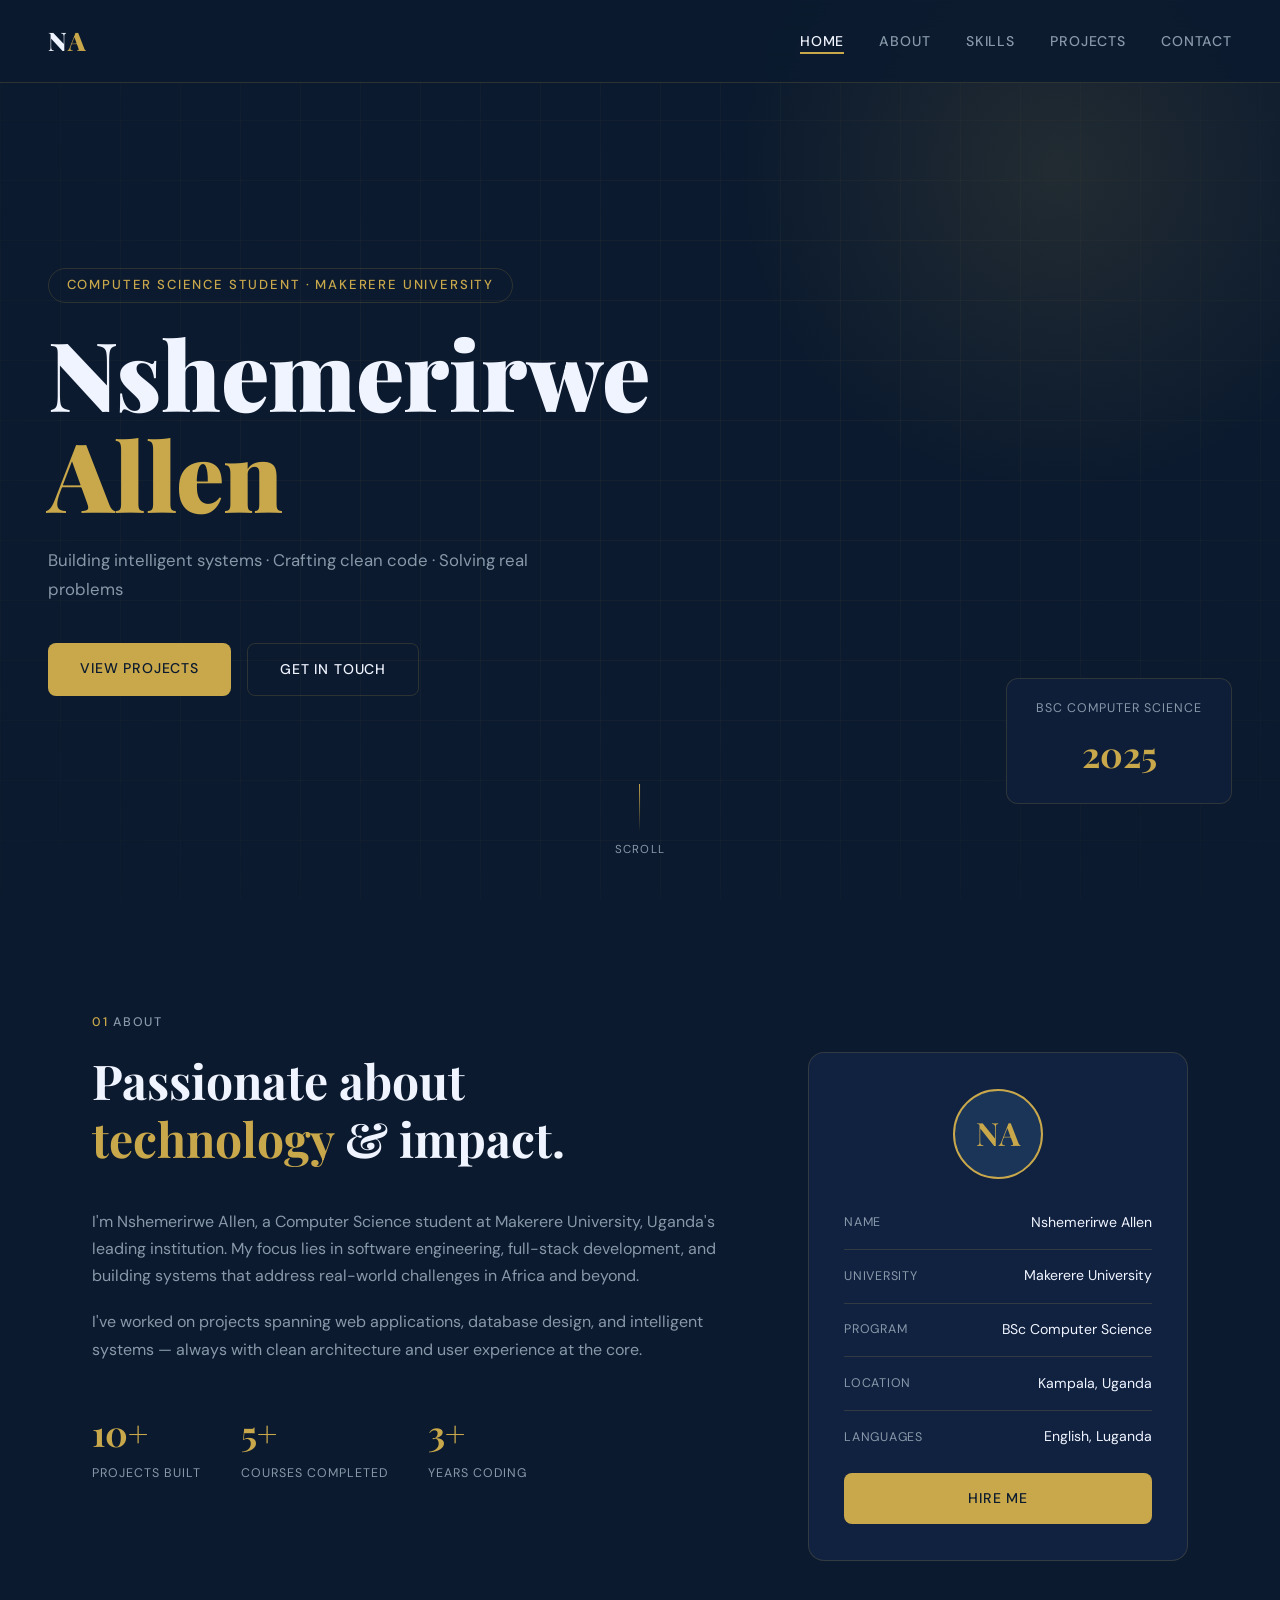
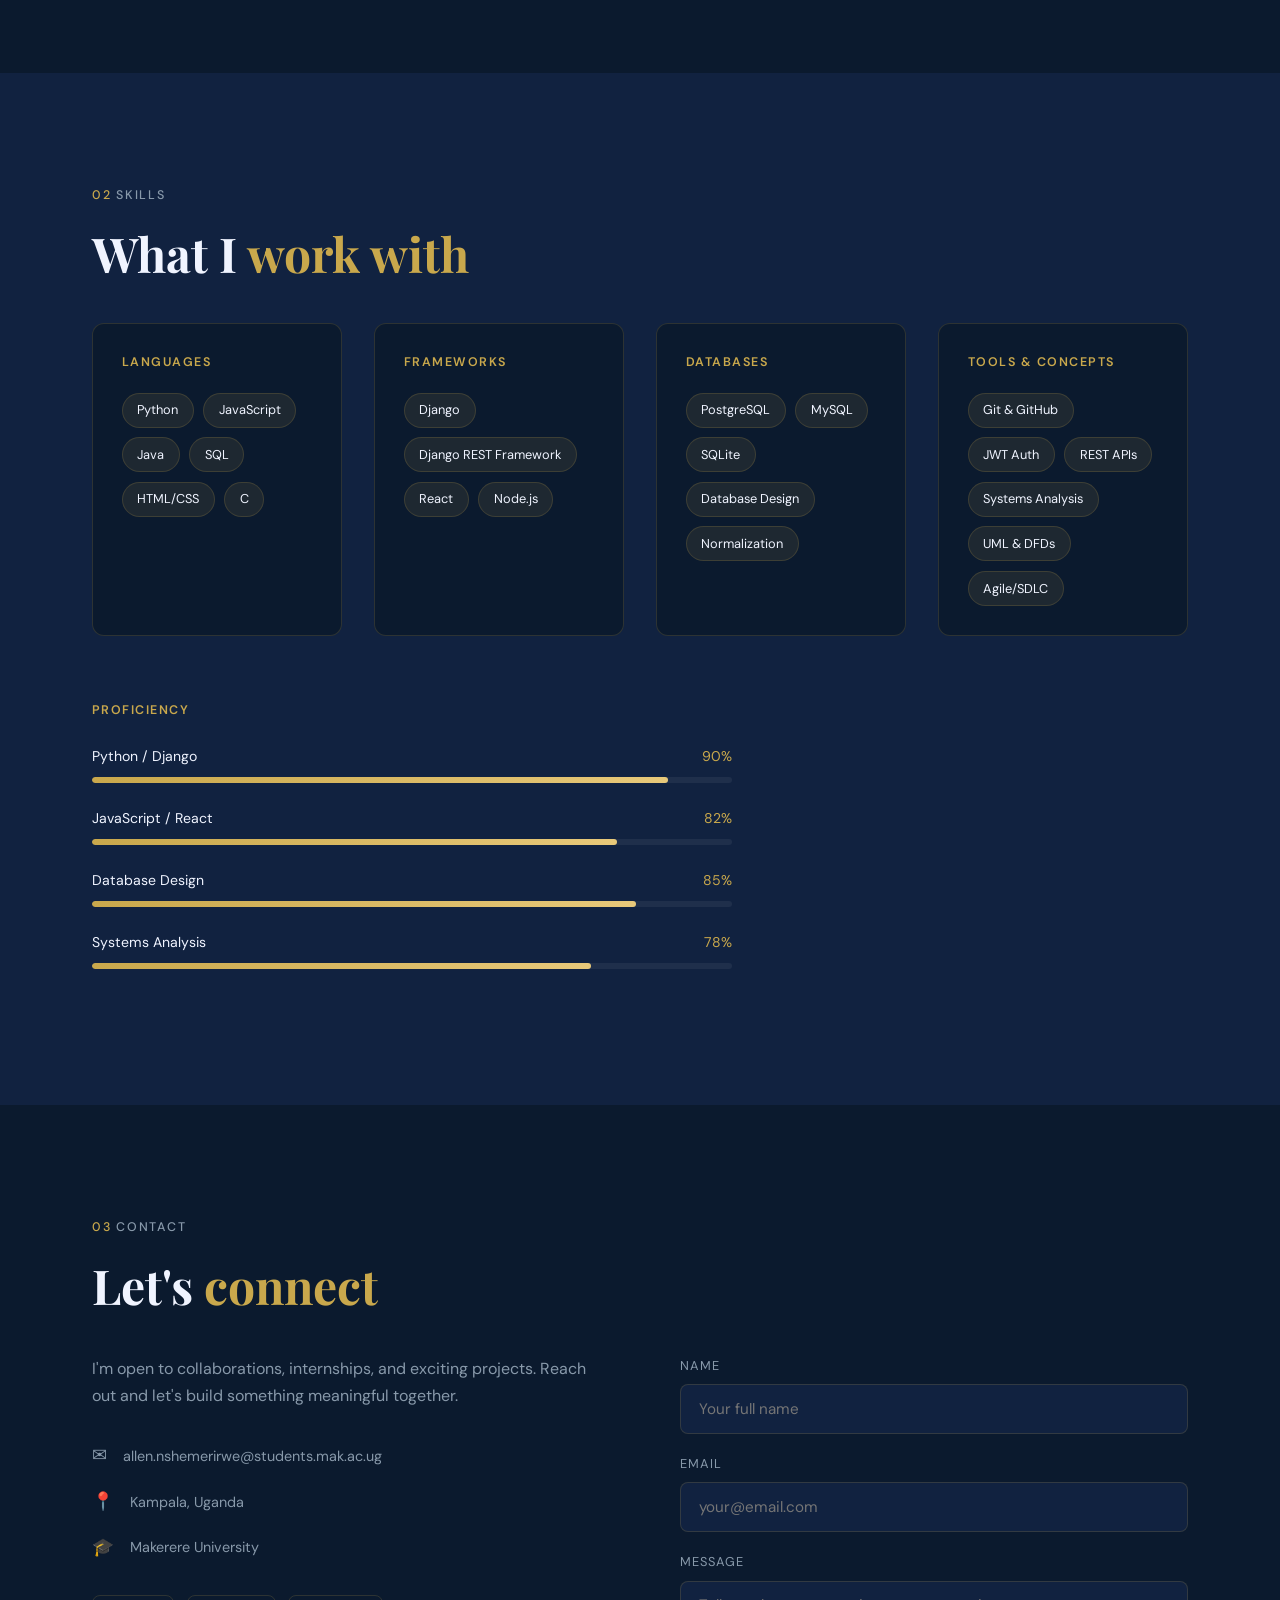
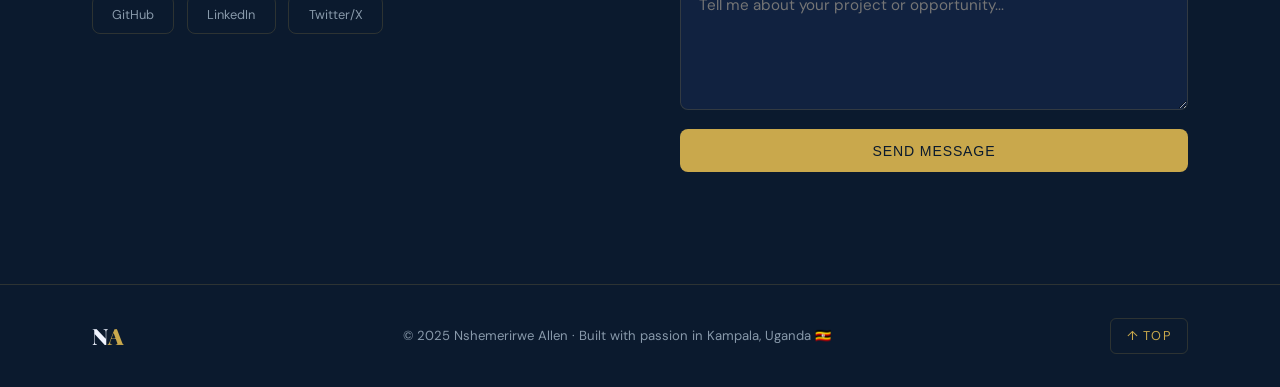
<file: index.html>
<!DOCTYPE html>
<html lang="en">
<head>
  <meta charset="UTF-8" />
  <meta name="viewport" content="width=device-width, initial-scale=1.0" />
  <title>Nshemerirwe Allen | Portfolio</title>
  <link rel="stylesheet" href="style.css" />
  <link href="https://fonts.googleapis.com/css2?family=Playfair+Display:wght@400;700;900&family=DM+Sans:wght@300;400;500&display=swap" rel="stylesheet" />
</head>
<body>

  <!-- NAV -->
  <nav class="navbar" id="navbar">
    <div class="nav-logo">N<span class="gold">A</span></div>
    <ul class="nav-links" id="navLinks">
      <li><a href="#home" class="nav-link active">Home</a></li>
      <li><a href="#about" class="nav-link">About</a></li>
      <li><a href="#skills" class="nav-link">Skills</a></li>
      <li><a href="projects.html" class="nav-link">Projects</a></li>
      <li><a href="#contact" class="nav-link">Contact</a></li>
    </ul>
    <button class="hamburger" id="hamburger" aria-label="Toggle menu">
      <span></span><span></span><span></span>
    </button>
  </nav>

  <!-- HERO -->
  <section class="hero" id="home">
    <div class="hero-bg-grid"></div>
    <div class="hero-content">
      <p class="hero-tag animate-up">Computer Science Student · Makerere University</p>
      <h1 class="hero-name animate-up delay-1">Nshemerirwe<br/><span class="gold">Allen</span></h1>
      <p class="hero-sub animate-up delay-2">Building intelligent systems · Crafting clean code · Solving real problems</p>
      <div class="hero-cta animate-up delay-3">
        <a href="projects.html" class="btn btn-primary">View Projects</a>
        <a href="#contact" class="btn btn-outline">Get In Touch</a>
      </div>
    </div>
    <div class="hero-badge animate-up delay-4">
      <span class="badge-text">BSc Computer Science</span>
      <span class="badge-year">2025</span>
    </div>
    <div class="scroll-indicator">
      <div class="scroll-line"></div>
      <span>Scroll</span>
    </div>
  </section>

  <!-- ABOUT -->
  <section class="section" id="about">
    <div class="container">
      <div class="section-label"><span class="gold">01</span> About</div>
      <div class="about-grid">
        <div class="about-text">
          <h2 class="section-title">Passionate about<br/><span class="gold">technology</span> &amp; impact.</h2>
          <p>I'm Nshemerirwe Allen, a Computer Science student at Makerere University, Uganda's leading institution. My focus lies in software engineering, full-stack development, and building systems that address real-world challenges in Africa and beyond.</p>
          <p>I've worked on projects spanning web applications, database design, and intelligent systems — always with clean architecture and user experience at the core.</p>
          <div class="about-stats">
            <div class="stat">
              <span class="stat-num gold">10+</span>
              <span class="stat-label">Projects Built</span>
            </div>
            <div class="stat">
              <span class="stat-num gold">5+</span>
              <span class="stat-label">Courses Completed</span>
            </div>
            <div class="stat">
              <span class="stat-num gold">3+</span>
              <span class="stat-label">Years Coding</span>
            </div>
          </div>
        </div>
        <div class="about-card">
          <div class="card-inner">
            <div class="avatar-ring">
              <div class="avatar-initials">NA</div>
            </div>
            <ul class="about-details">
              <li><span class="detail-label">Name</span><span>Nshemerirwe Allen</span></li>
              <li><span class="detail-label">University</span><span>Makerere University</span></li>
              <li><span class="detail-label">Program</span><span>BSc Computer Science</span></li>
              <li><span class="detail-label">Location</span><span>Kampala, Uganda</span></li>
              <li><span class="detail-label">Languages</span><span>English, Luganda</span></li>
            </ul>
            <a href="#contact" class="btn btn-primary" style="width:100%;text-align:center;margin-top:1.5rem;">Hire Me</a>
          </div>
        </div>
      </div>
    </div>
  </section>

  <!-- SKILLS -->
  <section class="section section-dark" id="skills">
    <div class="container">
      <div class="section-label"><span class="gold">02</span> Skills</div>
      <h2 class="section-title">What I <span class="gold">work with</span></h2>
      <div class="skills-grid">

        <div class="skill-category">
          <h3 class="skill-cat-title">Languages</h3>
          <div class="skill-tags">
            <span class="tag">Python</span>
            <span class="tag">JavaScript</span>
            <span class="tag">Java</span>
            <span class="tag">SQL</span>
            <span class="tag">HTML/CSS</span>
            <span class="tag">C</span>
          </div>
        </div>

        <div class="skill-category">
          <h3 class="skill-cat-title">Frameworks</h3>
          <div class="skill-tags">
            <span class="tag">Django</span>
            <span class="tag">Django REST Framework</span>
            <span class="tag">React</span>
            <span class="tag">Node.js</span>
          </div>
        </div>

        <div class="skill-category">
          <h3 class="skill-cat-title">Databases</h3>
          <div class="skill-tags">
            <span class="tag">PostgreSQL</span>
            <span class="tag">MySQL</span>
            <span class="tag">SQLite</span>
            <span class="tag">Database Design</span>
            <span class="tag">Normalization</span>
          </div>
        </div>

        <div class="skill-category">
          <h3 class="skill-cat-title">Tools &amp; Concepts</h3>
          <div class="skill-tags">
            <span class="tag">Git &amp; GitHub</span>
            <span class="tag">JWT Auth</span>
            <span class="tag">REST APIs</span>
            <span class="tag">Systems Analysis</span>
            <span class="tag">UML &amp; DFDs</span>
            <span class="tag">Agile/SDLC</span>
          </div>
        </div>

      </div>

      <div class="proficiency-bars">
        <h3 class="skill-cat-title" style="margin-bottom:1.5rem;">Proficiency</h3>
        <div class="bar-item">
          <div class="bar-label"><span>Python / Django</span><span class="gold">90%</span></div>
          <div class="bar-track"><div class="bar-fill" data-width="90"></div></div>
        </div>
        <div class="bar-item">
          <div class="bar-label"><span>JavaScript / React</span><span class="gold">82%</span></div>
          <div class="bar-track"><div class="bar-fill" data-width="82"></div></div>
        </div>
        <div class="bar-item">
          <div class="bar-label"><span>Database Design</span><span class="gold">85%</span></div>
          <div class="bar-track"><div class="bar-fill" data-width="85"></div></div>
        </div>
        <div class="bar-item">
          <div class="bar-label"><span>Systems Analysis</span><span class="gold">78%</span></div>
          <div class="bar-track"><div class="bar-fill" data-width="78"></div></div>
        </div>
      </div>
    </div>
  </section>

  <!-- CONTACT -->
  <section class="section" id="contact">
    <div class="container">
      <div class="section-label"><span class="gold">03</span> Contact</div>
      <h2 class="section-title">Let's <span class="gold">connect</span></h2>
      <div class="contact-grid">
        <div class="contact-info">
          <p>I'm open to collaborations, internships, and exciting projects. Reach out and let's build something meaningful together.</p>
          <div class="contact-items">
            <div class="contact-item">
              <span class="contact-icon">✉</span>
              <span>allen.nshemerirwe@students.mak.ac.ug</span>
            </div>
            <div class="contact-item">
              <span class="contact-icon">📍</span>
              <span>Kampala, Uganda</span>
            </div>
            <div class="contact-item">
              <span class="contact-icon">🎓</span>
              <span>Makerere University</span>
            </div>
          </div>
          <div class="social-links">
            <a href="#" class="social-btn">GitHub</a>
            <a href="#" class="social-btn">LinkedIn</a>
            <a href="#" class="social-btn">Twitter/X</a>
          </div>
        </div>
        <form class="contact-form" onsubmit="handleSubmit(event)">
          <div class="form-group">
            <label>Name</label>
            <input type="text" placeholder="Your full name" required />
          </div>
          <div class="form-group">
            <label>Email</label>
            <input type="email" placeholder="your@email.com" required />
          </div>
          <div class="form-group">
            <label>Message</label>
            <textarea rows="5" placeholder="Tell me about your project or opportunity..." required></textarea>
          </div>
          <button type="submit" class="btn btn-primary" style="width:100%">Send Message</button>
          <p class="form-success" id="formSuccess">✓ Message sent! I'll get back to you soon.</p>
        </form>
      </div>
    </div>
  </section>

  <!-- FOOTER -->
  <footer class="footer">
    <div class="container footer-inner">
      <span class="footer-logo">N<span class="gold">A</span></span>
      <p>© 2025 Nshemerirwe Allen · Built with passion in Kampala, Uganda 🇺🇬</p>
      <a href="#home" class="back-top">↑ Top</a>
    </div>
  </footer>

  <script src="script.js"></script>
</body>
</html>
</file>
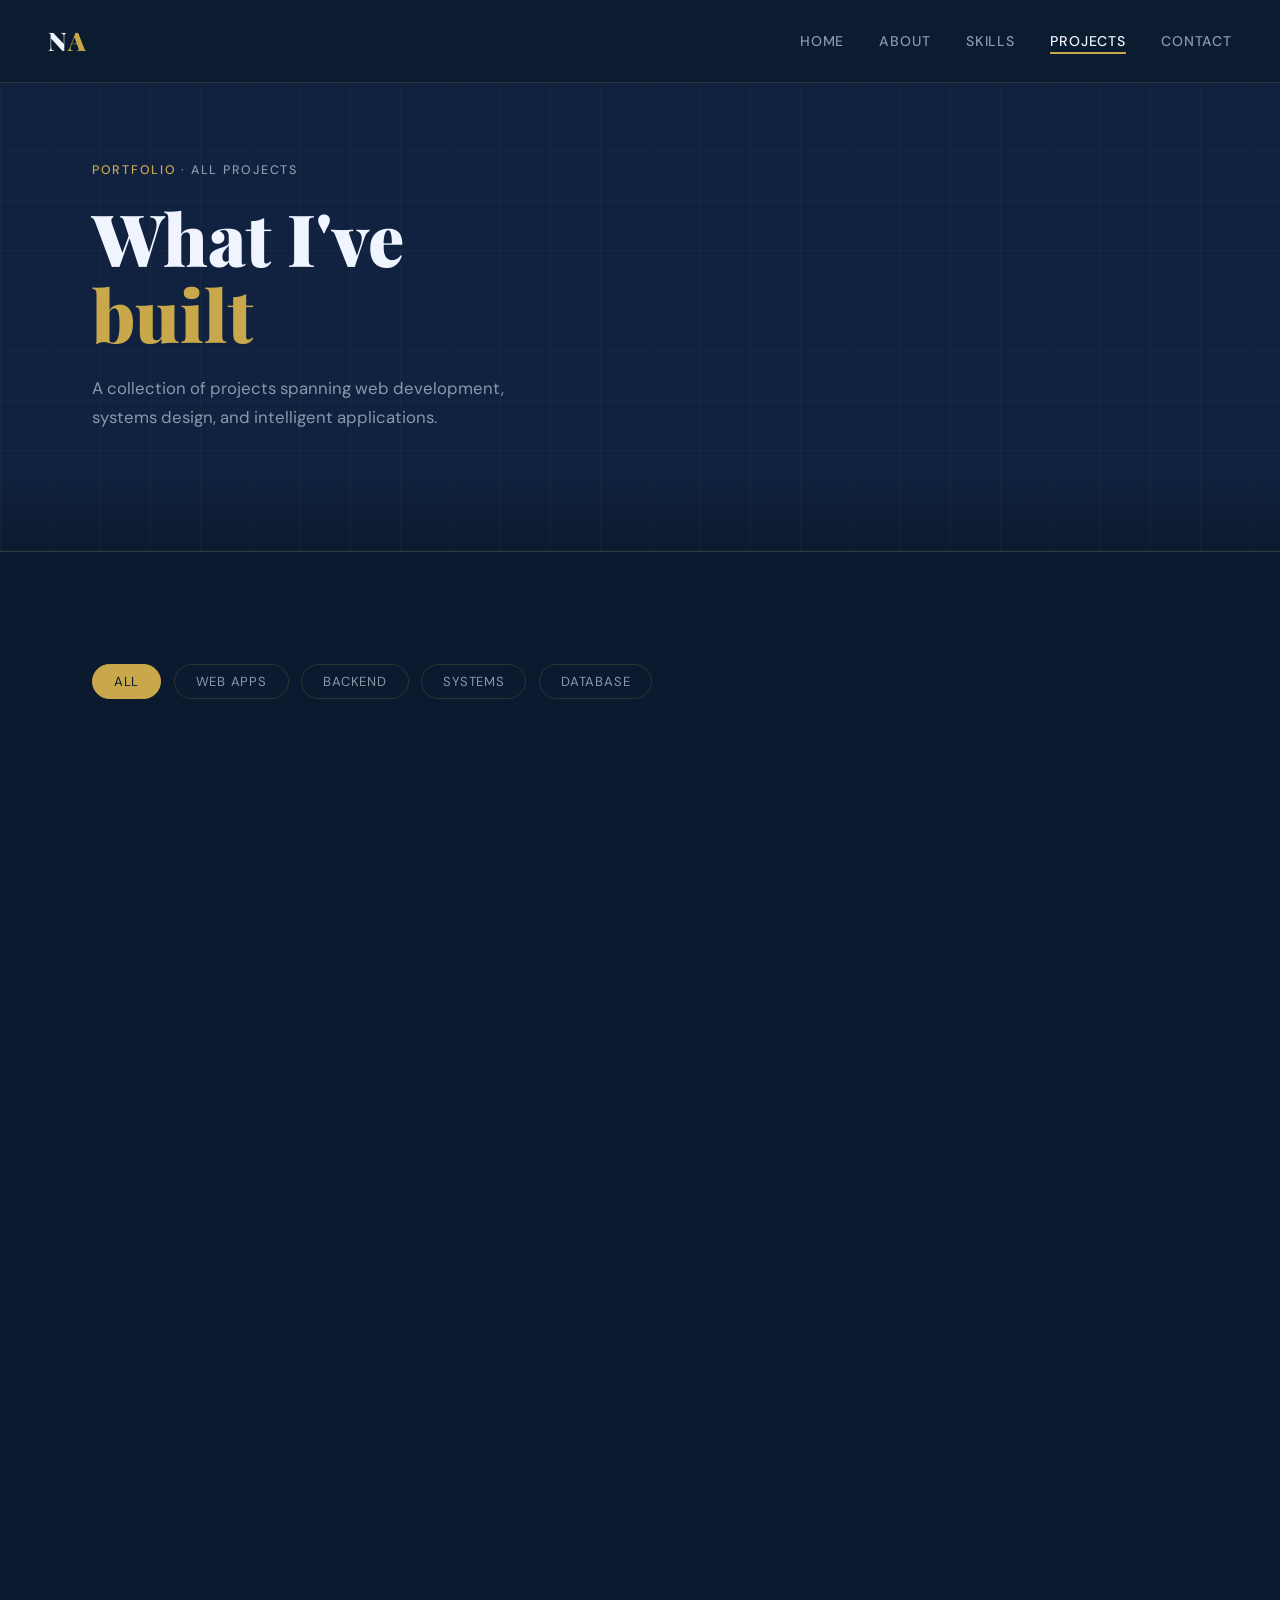
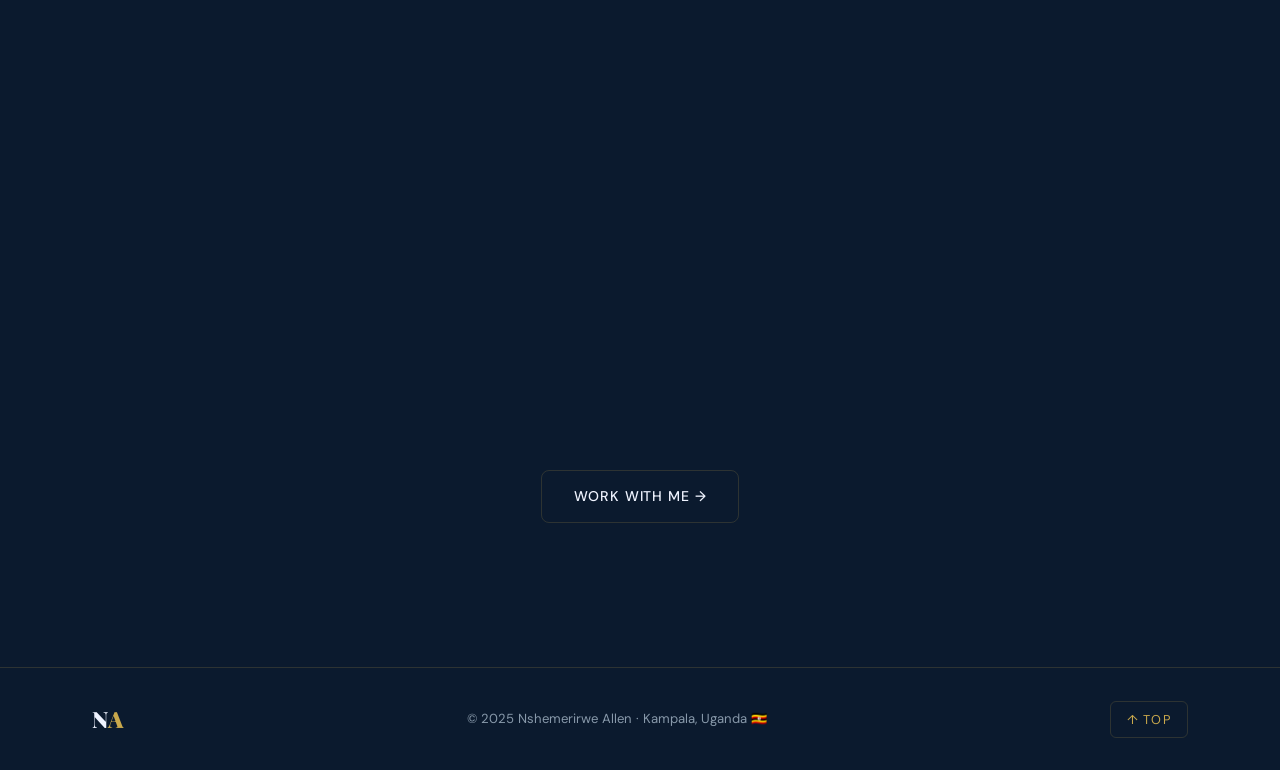
<file: projects.html>
<!DOCTYPE html>
<html lang="en">
<head>
  <meta charset="UTF-8" />
  <meta name="viewport" content="width=device-width, initial-scale=1.0" />
  <title>Projects | Nshemerirwe Allen</title>
  <link rel="stylesheet" href="style.css" />
  <link href="https://fonts.googleapis.com/css2?family=Playfair+Display:wght@400;700;900&family=DM+Sans:wght@300;400;500&display=swap" rel="stylesheet" />
  <style>
    /* Projects-page extras */
    .projects-hero {
      padding: 10rem 0 5rem;
      background: var(--navy-mid);
      border-bottom: 1px solid var(--border);
      position: relative; overflow: hidden;
    }
    .projects-hero::before {
      content: '';
      position: absolute; bottom: -1px; left: 0; right: 0; height: 80px;
      background: linear-gradient(to bottom, transparent, var(--navy));
    }
    .projects-hero .container { position: relative; }
    .projects-hero-grid {
      position: absolute; inset: 0;
      background-image:
        linear-gradient(rgba(201,168,76,0.04) 1px, transparent 1px),
        linear-gradient(90deg, rgba(201,168,76,0.04) 1px, transparent 1px);
      background-size: 50px 50px;
    }

    /* Filter Tabs */
    .filter-tabs {
      display: flex; gap: 0.8rem; flex-wrap: wrap; margin-bottom: 3rem;
    }
    .filter-btn {
      padding: 0.5rem 1.3rem;
      border: 1px solid var(--border);
      border-radius: 100px; background: transparent;
      color: var(--gray); font-size: 0.82rem; font-family: 'DM Sans', sans-serif;
      letter-spacing: 0.06em; text-transform: uppercase;
      cursor: pointer; transition: all var(--transition);
    }
    .filter-btn:hover, .filter-btn.active {
      background: var(--gold); color: var(--navy); border-color: var(--gold);
    }

    /* Projects Grid */
    .projects-grid {
      display: grid; grid-template-columns: repeat(auto-fill, minmax(320px, 1fr));
      gap: 2rem; margin-bottom: 5rem;
    }
    .project-card {
      background: var(--navy-mid);
      border: 1px solid var(--border);
      border-radius: 16px; overflow: hidden;
      transition: transform var(--transition), box-shadow var(--transition), border-color var(--transition);
      cursor: pointer;
    }
    .project-card:hover {
      transform: translateY(-6px);
      box-shadow: 0 20px 48px rgba(0,0,0,0.35), 0 0 0 1px var(--gold);
      border-color: var(--gold);
    }
    .card-top {
      height: 180px;
      display: flex; align-items: center; justify-content: center;
      font-size: 4rem; position: relative; overflow: hidden;
    }
    .card-top::after {
      content: '';
      position: absolute; inset: 0;
      background: linear-gradient(135deg, rgba(201,168,76,0.12), transparent);
    }
    .card-top.blue  { background: linear-gradient(135deg, #0b2a4a, #112240); }
    .card-top.teal  { background: linear-gradient(135deg, #0a2a2a, #0d3b3b); }
    .card-top.purple{ background: linear-gradient(135deg, #1a0a2e, #2d0a5e); }
    .card-top.green { background: linear-gradient(135deg, #0a2a18, #0d3b22); }
    .card-top.red   { background: linear-gradient(135deg, #2a0a0a, #3b1010); }
    .card-top.amber { background: linear-gradient(135deg, #2a1a0a, #3b2a0d); }

    .card-body { padding: 1.8rem; }
    .card-meta { display: flex; gap: 0.6rem; margin-bottom: 1rem; flex-wrap: wrap; }
    .card-type {
      font-size: 0.72rem; text-transform: uppercase; letter-spacing: 0.1em;
      padding: 0.28rem 0.75rem; border-radius: 100px;
      background: rgba(201,168,76,0.12); border: 1px solid var(--border);
      color: var(--gold);
    }
    .card-year { font-size: 0.72rem; color: var(--gray); margin-left: auto; padding-top: 0.3rem; }
    .card-title {
      font-family: 'Playfair Display', serif;
      font-size: 1.25rem; font-weight: 700; margin-bottom: 0.7rem;
    }
    .card-desc { font-size: 0.88rem; color: var(--gray); line-height: 1.65; margin-bottom: 1.4rem; }
    .card-stack { display: flex; flex-wrap: wrap; gap: 0.4rem; margin-bottom: 1.4rem; }
    .stack-pill {
      font-size: 0.72rem; padding: 0.25rem 0.65rem; border-radius: 6px;
      background: rgba(255,255,255,0.05); color: var(--gray); border: 1px solid rgba(255,255,255,0.07);
    }
    .card-links { display: flex; gap: 0.8rem; }
    .card-link {
      font-size: 0.8rem; text-transform: uppercase; letter-spacing: 0.07em;
      padding: 0.45rem 1.1rem; border-radius: 7px;
      border: 1px solid var(--border); color: var(--gray);
      transition: all var(--transition);
    }
    .card-link:hover { border-color: var(--gold); color: var(--gold); }
    .card-link.primary { background: var(--gold); color: var(--navy); border-color: var(--gold); }
    .card-link.primary:hover { background: var(--gold-light); }

    /* Hidden card (filter) */
    .project-card.hidden { display: none; }
  </style>
</head>
<body>

  <!-- NAVBAR -->
  <nav class="navbar" id="navbar">
    <div class="nav-logo">N<span class="gold">A</span></div>
    <ul class="nav-links" id="navLinks">
      <li><a href="index.html#home"    class="nav-link">Home</a></li>
      <li><a href="index.html#about"   class="nav-link">About</a></li>
      <li><a href="index.html#skills"  class="nav-link">Skills</a></li>
      <li><a href="projects.html"      class="nav-link active">Projects</a></li>
      <li><a href="index.html#contact" class="nav-link">Contact</a></li>
    </ul>
    <button class="hamburger" id="hamburger" aria-label="Toggle menu">
      <span></span><span></span><span></span>
    </button>
  </nav>

  <!-- PROJECTS HERO -->
  <div class="projects-hero">
    <div class="projects-hero-grid"></div>
    <div class="container">
      <div class="section-label animate-up"><span class="gold">Portfolio</span> · All Projects</div>
      <h1 class="hero-name animate-up delay-1" style="font-size:clamp(2.5rem,6vw,4.5rem)">
        What I've<br/><span class="gold">built</span>
      </h1>
      <p class="hero-sub animate-up delay-2">A collection of projects spanning web development, systems design, and intelligent applications.</p>
    </div>
  </div>

  <!-- PROJECTS SECTION -->
  <section class="section">
    <div class="container">

      <!-- Filter Tabs -->
      <div class="filter-tabs" id="filterTabs">
        <button class="filter-btn active" data-filter="all">All</button>
        <button class="filter-btn" data-filter="web">Web Apps</button>
        <button class="filter-btn" data-filter="backend">Backend</button>
        <button class="filter-btn" data-filter="systems">Systems</button>
        <button class="filter-btn" data-filter="database">Database</button>
      </div>

      <!-- Projects Grid -->
      <div class="projects-grid" id="projectsGrid">

        <!-- Project 1 -->
        <div class="project-card fade-in" data-category="web backend">
          <div class="card-top blue">🎓</div>
          <div class="card-body">
            <div class="card-meta">
              <span class="card-type">Web App</span>
              <span class="card-type">Backend</span>
              <span class="card-year">2025</span>
            </div>
            <h3 class="card-title">ILES — Internship Logging &amp; Evaluation System</h3>
            <p class="card-desc">A full-stack platform for managing student internship logbooks, supervisor evaluations, and weighted score computation with role-based access control.</p>
            <div class="card-stack">
              <span class="stack-pill">Django</span>
              <span class="stack-pill">React</span>
              <span class="stack-pill">PostgreSQL</span>
              <span class="stack-pill">JWT</span>
              <span class="stack-pill">Recharts</span>
              <span class="stack-pill">Render</span>
            </div>
            <div class="card-links">
              <a href="#" class="card-link primary">Live Demo</a>
              <a href="#" class="card-link">GitHub</a>
            </div>
          </div>
        </div>

        <!-- Project 2 -->
        <div class="project-card fade-in" data-category="web backend">
          <div class="card-top teal">🐛</div>
          <div class="card-body">
            <div class="card-meta">
              <span class="card-type">Web App</span>
              <span class="card-type">Backend</span>
              <span class="card-year">2025</span>
            </div>
            <h3 class="card-title">AITS — Academic Issue Tracking System</h3>
            <p class="card-desc">A Django REST Framework + React system for tracking academic complaints and issues, featuring email/SMS notifications, dashboards, and role-specific views.</p>
            <div class="card-stack">
              <span class="stack-pill">DRF</span>
              <span class="stack-pill">React</span>
              <span class="stack-pill">Twilio</span>
              <span class="stack-pill">Django Signals</span>
              <span class="stack-pill">JWT</span>
            </div>
            <div class="card-links">
              <a href="#" class="card-link primary">Live Demo</a>
              <a href="#" class="card-link">GitHub</a>
            </div>
          </div>
        </div>

        <!-- Project 3 -->
        <div class="project-card fade-in" data-category="database">
          <div class="card-top amber">🏢</div>
          <div class="card-body">
            <div class="card-meta">
              <span class="card-type">Database</span>
              <span class="card-year">2025</span>
            </div>
            <h3 class="card-title">Lico Uganda Database Design</h3>
            <p class="card-desc">A relational database design for a Ugandan business scenario, including full ERD, normalization to 3NF, and SQL schema implementation.</p>
            <div class="card-stack">
              <span class="stack-pill">PostgreSQL</span>
              <span class="stack-pill">ERD</span>
              <span class="stack-pill">3NF</span>
              <span class="stack-pill">SQL</span>
            </div>
            <div class="card-links">
              <a href="#" class="card-link primary">View Report</a>
              <a href="#" class="card-link">GitHub</a>
            </div>
          </div>
        </div>

        <!-- Project 4 -->
        <div class="project-card fade-in" data-category="systems">
          <div class="card-top purple">⚙️</div>
          <div class="card-body">
            <div class="card-meta">
              <span class="card-type">Systems</span>
              <span class="card-year">2024</span>
            </div>
            <h3 class="card-title">OS Scheduling Simulator</h3>
            <p class="card-desc">A Python-based CPU scheduling simulator implementing Round Robin, FCFS, SJF, and Priority algorithms with visual Gantt chart output.</p>
            <div class="card-stack">
              <span class="stack-pill">Python</span>
              <span class="stack-pill">Matplotlib</span>
              <span class="stack-pill">OS Concepts</span>
            </div>
            <div class="card-links">
              <a href="#" class="card-link primary">View Demo</a>
              <a href="#" class="card-link">GitHub</a>
            </div>
          </div>
        </div>

        <!-- Project 5 -->
        <div class="project-card fade-in" data-category="systems database">
          <div class="card-top green">📊</div>
          <div class="card-body">
            <div class="card-meta">
              <span class="card-type">Systems</span>
              <span class="card-type">Database</span>
              <span class="card-year">2024</span>
            </div>
            <h3 class="card-title">DSA Algorithm Visualizer</h3>
            <p class="card-desc">An interactive web tool visualizing sorting algorithms, BST operations, Dijkstra's shortest path, and graph traversals (BFS/DFS) step by step.</p>
            <div class="card-stack">
              <span class="stack-pill">JavaScript</span>
              <span class="stack-pill">HTML Canvas</span>
              <span class="stack-pill">CSS Animations</span>
            </div>
            <div class="card-links">
              <a href="#" class="card-link primary">Try It</a>
              <a href="#" class="card-link">GitHub</a>
            </div>
          </div>
        </div>

        <!-- Project 6 -->
        <div class="project-card fade-in" data-category="web">
          <div class="card-top red">🌐</div>
          <div class="card-body">
            <div class="card-meta">
              <span class="card-type">Web App</span>
              <span class="card-year">2024</span>
            </div>
            <h3 class="card-title">Personal Portfolio Website</h3>
            <p class="card-desc">This responsive, multi-page portfolio site built with pure HTML, CSS, and JavaScript. Features scroll animations, mobile-first design, and gold/navy professional theme.</p>
            <div class="card-stack">
              <span class="stack-pill">HTML5</span>
              <span class="stack-pill">CSS3</span>
              <span class="stack-pill">Vanilla JS</span>
              <span class="stack-pill">Responsive</span>
            </div>
            <div class="card-links">
              <a href="index.html" class="card-link primary">View Site</a>
              <a href="#" class="card-link">GitHub</a>
            </div>
          </div>
        </div>

      </div><!-- /projects-grid -->

      <div style="text-align:center; padding: 2rem 0;">
        <a href="index.html#contact" class="btn btn-outline">Work with me →</a>
      </div>

    </div>
  </section>

  <!-- FOOTER -->
  <footer class="footer">
    <div class="container footer-inner">
      <span class="footer-logo">N<span class="gold">A</span></span>
      <p>© 2025 Nshemerirwe Allen · Kampala, Uganda 🇺🇬</p>
      <a href="#" class="back-top">↑ Top</a>
    </div>
  </footer>

  <script src="script.js"></script>
  <script>
    // ─── Project Filter ───
    const filterBtns = document.querySelectorAll('.filter-btn');
    const cards = document.querySelectorAll('.project-card');

    filterBtns.forEach(btn => {
      btn.addEventListener('click', () => {
        filterBtns.forEach(b => b.classList.remove('active'));
        btn.classList.add('active');

        const filter = btn.getAttribute('data-filter');
        cards.forEach(card => {
          const cats = card.getAttribute('data-category') || '';
          if (filter === 'all' || cats.includes(filter)) {
            card.classList.remove('hidden');
          } else {
            card.classList.add('hidden');
          }
        });
      });
    });
  </script>
</body>
</html>
</file>
<file: style.css>
/* ─── CSS Variables ─── */
:root {
  --navy:       #0b1a2e;
  --navy-mid:   #112240;
  --navy-light: #1a3558;
  --gold:       #c9a84c;
  --gold-light: #e8c97a;
  --gold-pale:  #f5e6b8;
  --white:      #f0f4ff;
  --gray:       #8899aa;
  --border:     rgba(201,168,76,0.18);
  --radius:     12px;
  --transition: 0.35s cubic-bezier(0.4,0,0.2,1);
}

/* ─── Reset & Base ─── */
*, *::before, *::after { box-sizing: border-box; margin: 0; padding: 0; }
html { scroll-behavior: smooth; font-size: 16px; }
body {
  font-family: 'DM Sans', sans-serif;
  background: var(--navy);
  color: var(--white);
  overflow-x: hidden;
  line-height: 1.7;
}
a { color: inherit; text-decoration: none; }
img { max-width: 100%; display: block; }

.gold { color: var(--gold); }

/* ─── Container ─── */
.container { max-width: 1160px; margin: 0 auto; padding: 0 2rem; }

/* ─── Navbar ─── */
.navbar {
  position: fixed; top: 0; left: 0; right: 0; z-index: 999;
  display: flex; align-items: center; justify-content: space-between;
  padding: 1.2rem 3rem;
  background: rgba(11,26,46,0.85);
  backdrop-filter: blur(14px);
  border-bottom: 1px solid var(--border);
  transition: padding var(--transition);
}
.navbar.scrolled { padding: 0.8rem 3rem; }
.nav-logo {
  font-family: 'Playfair Display', serif;
  font-size: 1.6rem; font-weight: 900;
  letter-spacing: 0.04em;
}
.nav-links { display: flex; gap: 2.2rem; list-style: none; }
.nav-link {
  font-size: 0.88rem; font-weight: 500; letter-spacing: 0.06em;
  text-transform: uppercase; color: var(--gray);
  position: relative; transition: color var(--transition);
}
.nav-link::after {
  content:''; position:absolute; bottom:-4px; left:0; right:100%;
  height: 2px; background: var(--gold);
  transition: right var(--transition);
}
.nav-link:hover, .nav-link.active { color: var(--white); }
.nav-link:hover::after, .nav-link.active::after { right: 0; }
.hamburger { display: none; flex-direction: column; gap: 5px; background: none; border: none; cursor: pointer; }
.hamburger span { display: block; width: 24px; height: 2px; background: var(--white); border-radius: 2px; transition: var(--transition); }

/* ─── Hero ─── */
.hero {
  min-height: 100vh;
  display: flex; align-items: center;
  position: relative; overflow: hidden;
  padding: 8rem 3rem 4rem;
}
.hero-bg-grid {
  position: absolute; inset: 0;
  background-image:
    linear-gradient(rgba(201,168,76,0.05) 1px, transparent 1px),
    linear-gradient(90deg, rgba(201,168,76,0.05) 1px, transparent 1px);
  background-size: 60px 60px;
  mask-image: radial-gradient(ellipse 80% 80% at 50% 50%, black 30%, transparent 100%);
}
.hero::before {
  content:'';
  position:absolute; top:-20%; right:-10%;
  width:700px; height:700px;
  background: radial-gradient(circle, rgba(201,168,76,0.12) 0%, transparent 65%);
  pointer-events:none;
}
.hero-content { position: relative; max-width: 720px; }
.hero-tag {
  font-size: 0.82rem; letter-spacing: 0.14em; text-transform: uppercase;
  color: var(--gold); font-weight: 500; margin-bottom: 1.2rem;
  display: inline-block;
  border: 1px solid var(--border); border-radius: 100px;
  padding: 0.35rem 1.1rem;
}
.hero-name {
  font-family: 'Playfair Display', serif;
  font-size: clamp(3.2rem, 8vw, 6rem);
  font-weight: 900; line-height: 1.05;
  margin-bottom: 1.4rem;
}
.hero-sub {
  color: var(--gray); font-size: 1.05rem;
  max-width: 480px; margin-bottom: 2.5rem;
}
.hero-cta { display: flex; gap: 1rem; flex-wrap: wrap; }

.hero-badge {
  position: absolute; right: 3rem; bottom: 6rem;
  border: 1px solid var(--border);
  border-radius: var(--radius);
  padding: 1.2rem 1.8rem;
  background: rgba(17,34,64,0.6);
  backdrop-filter: blur(8px);
  text-align: center;
}
.badge-text { display: block; font-size: 0.78rem; color: var(--gray); letter-spacing: 0.08em; text-transform: uppercase; margin-bottom: 0.3rem; }
.badge-year { font-family: 'Playfair Display', serif; font-size: 2.2rem; font-weight: 700; color: var(--gold); }

.scroll-indicator {
  position: absolute; bottom: 2.5rem; left: 50%; transform: translateX(-50%);
  display: flex; flex-direction: column; align-items: center; gap: 0.5rem;
  color: var(--gray); font-size: 0.72rem; letter-spacing: 0.1em; text-transform: uppercase;
}
.scroll-line {
  width: 1px; height: 48px;
  background: linear-gradient(to bottom, var(--gold), transparent);
  animation: scrollPulse 1.8s ease-in-out infinite;
}
@keyframes scrollPulse { 0%,100%{opacity:.2} 50%{opacity:1} }

/* ─── Buttons ─── */
.btn {
  display: inline-block; padding: 0.85rem 2rem;
  font-size: 0.88rem; font-weight: 500; letter-spacing: 0.06em;
  text-transform: uppercase; border-radius: 8px;
  cursor: pointer; transition: all var(--transition); border: none;
}
.btn-primary {
  background: var(--gold); color: var(--navy);
}
.btn-primary:hover {
  background: var(--gold-light);
  transform: translateY(-2px);
  box-shadow: 0 8px 24px rgba(201,168,76,0.3);
}
.btn-outline {
  border: 1px solid var(--border); color: var(--white);
  background: transparent;
}
.btn-outline:hover {
  border-color: var(--gold); color: var(--gold);
  transform: translateY(-2px);
}

/* ─── Sections ─── */
.section { padding: 7rem 0; }
.section-dark { background: var(--navy-mid); }
.section-label {
  font-size: 0.78rem; letter-spacing: 0.14em; text-transform: uppercase;
  color: var(--gray); margin-bottom: 1.2rem; font-weight: 500;
}
.section-title {
  font-family: 'Playfair Display', serif;
  font-size: clamp(2rem, 5vw, 3rem);
  font-weight: 700; line-height: 1.2;
  margin-bottom: 2.5rem;
}

/* ─── About ─── */
.about-grid {
  display: grid; grid-template-columns: 1fr 380px; gap: 5rem; align-items: start;
}
.about-text p { color: var(--gray); margin-bottom: 1.2rem; font-size: 1rem; }
.about-stats { display: flex; gap: 2.5rem; margin-top: 2.5rem; }
.stat { display: flex; flex-direction: column; }
.stat-num { font-family: 'Playfair Display', serif; font-size: 2.2rem; font-weight: 700; }
.stat-label { font-size: 0.78rem; color: var(--gray); text-transform: uppercase; letter-spacing: 0.08em; }

.about-card {
  background: var(--navy-mid);
  border: 1px solid var(--border);
  border-radius: 16px;
  overflow: hidden;
}
.card-inner { padding: 2.2rem; }
.avatar-ring {
  width: 90px; height: 90px; border-radius: 50%;
  border: 2px solid var(--gold);
  display: flex; align-items: center; justify-content: center;
  margin: 0 auto 2rem;
  background: var(--navy-light);
}
.avatar-initials { font-family: 'Playfair Display', serif; font-size: 2rem; font-weight: 700; color: var(--gold); }
.about-details { list-style: none; display: flex; flex-direction: column; gap: 0.9rem; }
.about-details li {
  display: flex; justify-content: space-between; align-items: center;
  font-size: 0.88rem; padding-bottom: 0.9rem;
  border-bottom: 1px solid var(--border);
}
.about-details li:last-child { border-bottom: none; padding-bottom: 0; }
.detail-label { color: var(--gray); font-size: 0.78rem; text-transform: uppercase; letter-spacing: 0.06em; }

/* ─── Skills ─── */
.skills-grid {
  display: grid; grid-template-columns: repeat(auto-fit, minmax(240px, 1fr));
  gap: 2rem; margin-bottom: 4rem;
}
.skill-category {
  background: var(--navy);
  border: 1px solid var(--border);
  border-radius: var(--radius);
  padding: 1.8rem;
}
.skill-cat-title {
  font-size: 0.78rem; text-transform: uppercase; letter-spacing: 0.12em;
  color: var(--gold); font-weight: 600; margin-bottom: 1.2rem;
}
.skill-tags { display: flex; flex-wrap: wrap; gap: 0.6rem; }
.tag {
  font-size: 0.8rem; padding: 0.35rem 0.9rem;
  border-radius: 100px;
  background: rgba(201,168,76,0.1);
  border: 1px solid var(--border);
  color: var(--white);
  transition: all var(--transition);
}
.tag:hover { background: rgba(201,168,76,0.22); border-color: var(--gold); transform: translateY(-2px); }

.proficiency-bars { max-width: 640px; }
.bar-item { margin-bottom: 1.5rem; }
.bar-label { display: flex; justify-content: space-between; font-size: 0.88rem; margin-bottom: 0.5rem; }
.bar-track {
  height: 6px; background: rgba(255,255,255,0.06);
  border-radius: 100px; overflow: hidden;
}
.bar-fill {
  height: 100%; width: 0;
  background: linear-gradient(90deg, var(--gold), var(--gold-light));
  border-radius: 100px;
  transition: width 1.2s cubic-bezier(0.4,0,0.2,1);
}

/* ─── Contact ─── */
.contact-grid {
  display: grid; grid-template-columns: 1fr 1fr; gap: 5rem; align-items: start;
}
.contact-info p { color: var(--gray); margin-bottom: 2rem; font-size: 1rem; }
.contact-items { display: flex; flex-direction: column; gap: 1rem; margin-bottom: 2rem; }
.contact-item { display: flex; align-items: center; gap: 1rem; color: var(--gray); font-size: 0.9rem; }
.contact-icon { font-size: 1.1rem; }
.social-links { display: flex; gap: 0.8rem; flex-wrap: wrap; }
.social-btn {
  padding: 0.5rem 1.2rem; border: 1px solid var(--border);
  border-radius: 8px; font-size: 0.8rem; color: var(--gray);
  transition: all var(--transition);
}
.social-btn:hover { border-color: var(--gold); color: var(--gold); }

.contact-form { display: flex; flex-direction: column; gap: 1.2rem; }
.form-group { display: flex; flex-direction: column; gap: 0.5rem; }
.form-group label { font-size: 0.8rem; text-transform: uppercase; letter-spacing: 0.08em; color: var(--gray); }
.form-group input,
.form-group textarea {
  background: var(--navy-mid);
  border: 1px solid var(--border);
  border-radius: 8px;
  padding: 0.85rem 1.1rem;
  color: var(--white);
  font-family: 'DM Sans', sans-serif;
  font-size: 0.95rem;
  resize: vertical;
  transition: border-color var(--transition);
}
.form-group input:focus,
.form-group textarea:focus { outline: none; border-color: var(--gold); }
.form-success { display: none; color: var(--gold); font-size: 0.88rem; margin-top: 0.5rem; text-align: center; }
.form-success.show { display: block; }

/* ─── Footer ─── */
.footer {
  border-top: 1px solid var(--border);
  padding: 2rem 0;
}
.footer-inner {
  display: flex; align-items: center; justify-content: space-between;
  flex-wrap: wrap; gap: 1rem;
}
.footer-logo { font-family: 'Playfair Display', serif; font-size: 1.4rem; font-weight: 900; }
.footer p { color: var(--gray); font-size: 0.82rem; }
.back-top {
  font-size: 0.8rem; text-transform: uppercase; letter-spacing: 0.1em;
  color: var(--gold); border: 1px solid var(--border);
  padding: 0.4rem 1rem; border-radius: 6px;
  transition: all var(--transition);
}
.back-top:hover { background: var(--gold); color: var(--navy); }

/* ─── Animations ─── */
.animate-up { opacity: 0; transform: translateY(30px); animation: fadeUp 0.7s ease forwards; }
.delay-1 { animation-delay: 0.15s; }
.delay-2 { animation-delay: 0.3s; }
.delay-3 { animation-delay: 0.45s; }
.delay-4 { animation-delay: 0.6s; }
@keyframes fadeUp { to { opacity: 1; transform: translateY(0); } }

.fade-in { opacity: 0; transform: translateY(24px); transition: opacity 0.7s ease, transform 0.7s ease; }
.fade-in.visible { opacity: 1; transform: translateY(0); }

/* ─── Responsive ─── */
@media (max-width: 900px) {
  .about-grid { grid-template-columns: 1fr; gap: 3rem; }
  .contact-grid { grid-template-columns: 1fr; gap: 3rem; }
  .hero-badge { display: none; }
  .navbar { padding: 1rem 1.5rem; }
  .navbar.scrolled { padding: 0.8rem 1.5rem; }
  .hero { padding: 7rem 1.5rem 4rem; }
}
@media (max-width: 640px) {
  .nav-links { display: none; flex-direction: column; position: absolute; top: 100%; left: 0; right: 0; background: var(--navy-mid); padding: 1.5rem; gap: 1.2rem; border-bottom: 1px solid var(--border); }
  .nav-links.open { display: flex; }
  .hamburger { display: flex; }
  .about-stats { gap: 1.5rem; flex-wrap: wrap; }
  .section { padding: 5rem 0; }
}
</file>
